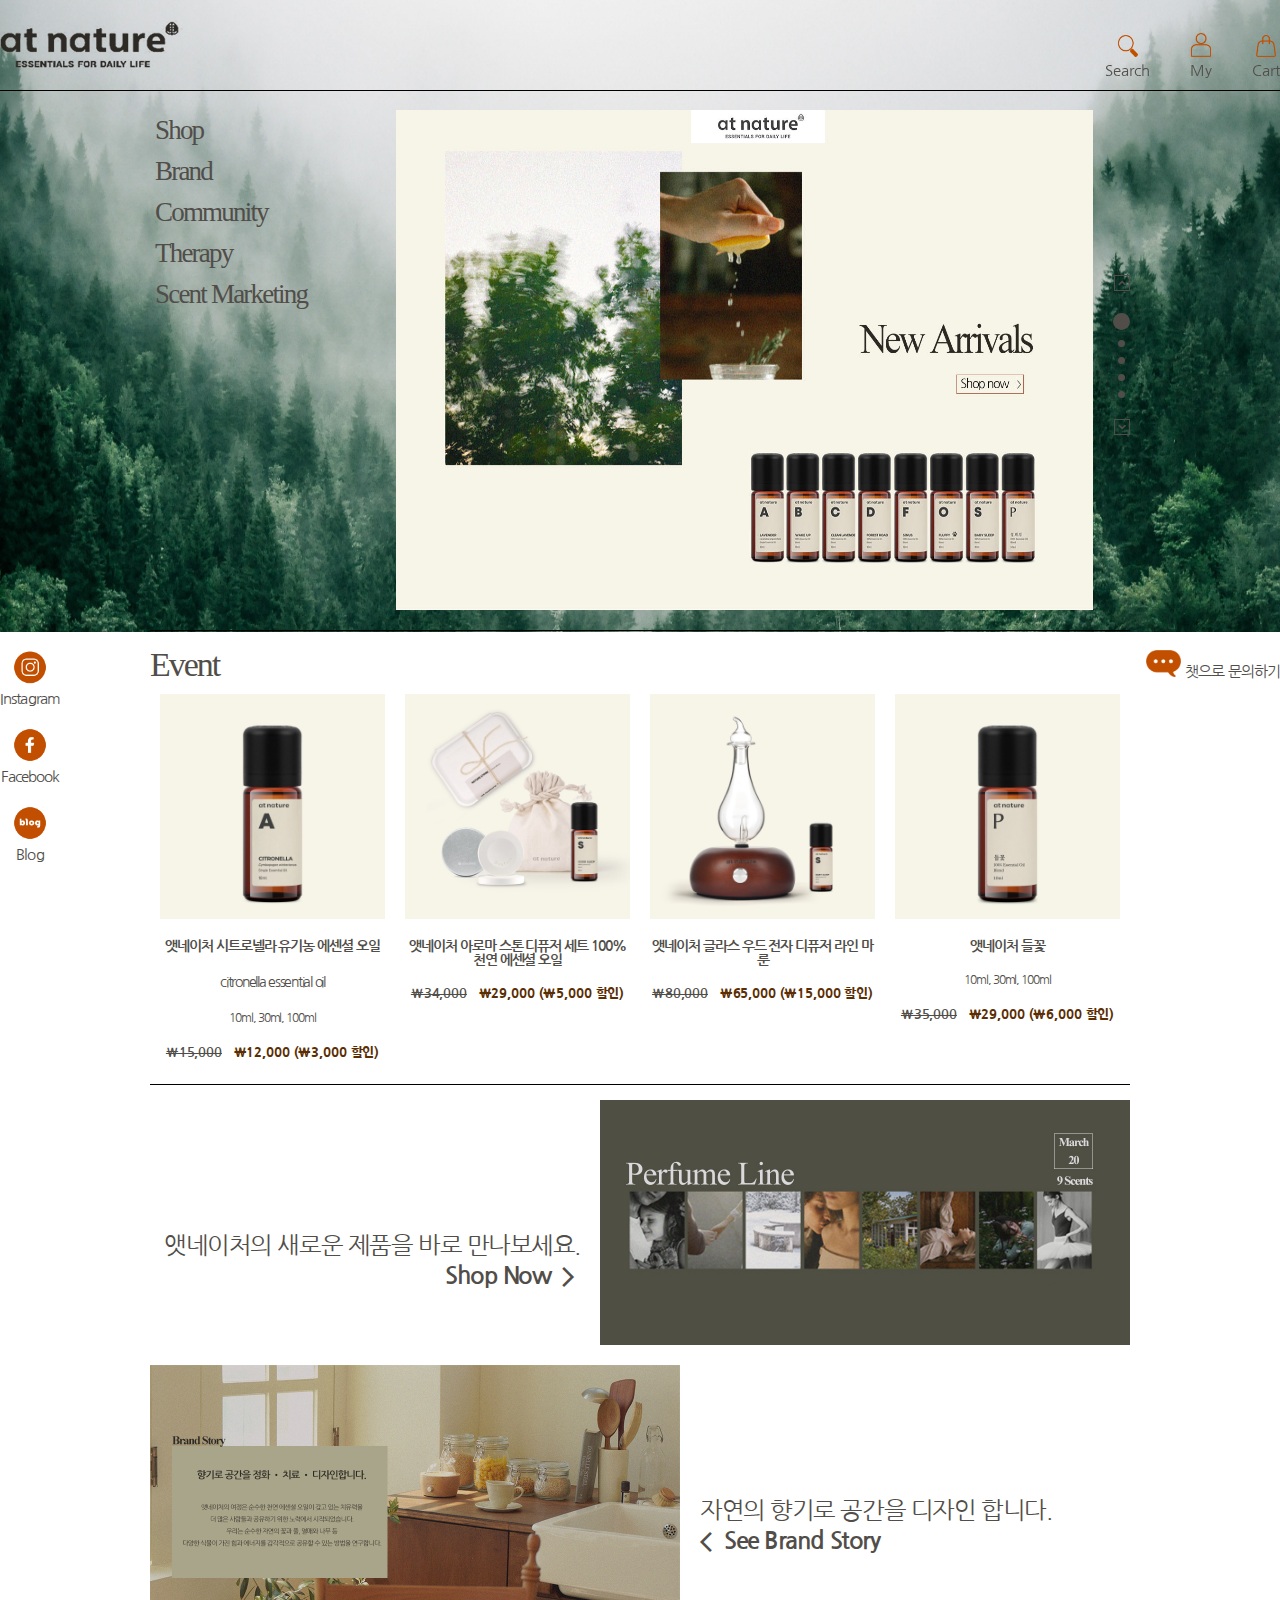
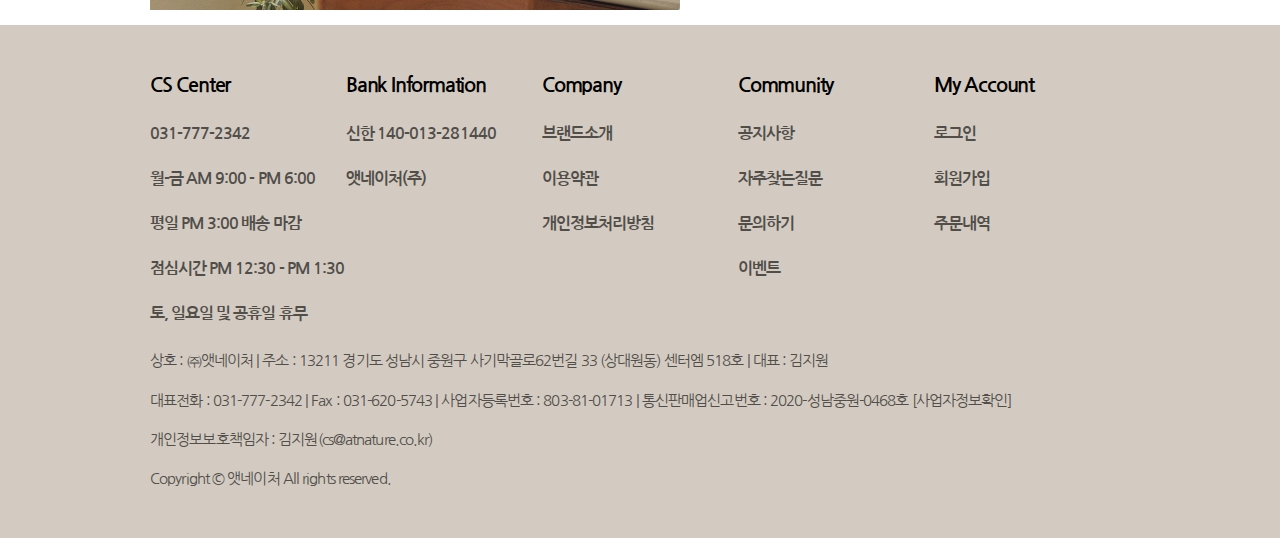
<file: index.html>
<!DOCTYPE html>
<html lang="ko">
<head>
  <meta charset="UTF-8">
  <meta name="viewport" content="width=device-width, initial-scale=1.0">
  <link rel="stylesheet" href="./css/style.css">
  <link href="https://fonts.googleapis.com/css2?family=Nanum+Gothic:wght@400;700&display=swap" rel="stylesheet">
  <link rel="stylesheet" href="https://fonts.googleapis.com/css2?family=Material+Symbols+Outlined:opsz,wght,FILL,GRAD@24,400,0,0">
  <script src="https://code.jquery.com/jquery-2.2.4.min.js" integrity="sha256-BbhdlvQf/xTY9gja0Dq3HiwQF8LaCRTXxZKRutelT44=" crossorigin="anonymous"></script>
  <script src="./js/main.js"></script>
  <title>앳네이처 at nature</title>
</head>
<body>
  <header>
    <div id="header">
      <h1><a href="./index.html"><img src="./images/logo.png" alt="앳네이처 로고"></a></h1>
      <ul id="info">
        <li>
          <a href="#"><img src="./images/icons/search.png" alt="상품검색"><p>Search</p></a>
        </li>
        <li>
          <a href="#"><img src="./images/icons/my.png" alt="마이페이지"><p>My</p></a>
        </li>
        <li>
          <a href="#"><img src="./images/icons/cart.png" alt="장바구니"><p>Cart</p></a>
        </li>
      </ul>
    </div>
  </header>

<div id="wrap">
    <section id="menuBanner" >
      <h2>메뉴배너섹션</h2>
      <div id="menu">
        <ul>
          <li id="menu_shop">
            <a href="./shop.html" class="mainMenu">Shop</a>
            <nav class="subMenu">
              <ul>
                <li>
                  <a href="#" class="category"><b>Essential Oil</b><br>에센셜오일</a>
                  <ul>
                    <li>
                      <a href="#" class="subcategory">싱글 오일</a>
                      <div>
                        <a href="#">유기농 오일</a>
                        <a href="#">내추럴 오일</a>
                        <a href="#">앱솔루트 오일</a>
                        <a href="#">세트 상품</a>
                      </div>
                    </li>
                    <li>
                      <a href="#" class="subcategory">블렌드 오일</a>
                      <div>
                          <a href="#">퍼퓸 오일</a>
                          <a href="#">블리스 오일</a>
                          <a href="#">숙면 오일</a>
                          <a href="#">도움 오일</a>
                          <a href="#">공기정화 오일</a>
                          <a href="#">Our 오일</a>
                      </div>
                    </li>
                    <li>
                      <a href="#" class="subcategory">캐리어 오일</a>
                      <div>
                        <a href="#">유기농 캐리어 오일</a>
                        <a href="#">내추럴 캐리어 오일</a>
                      </div>
                  </ul>
                </li>
                <li>
                  <a href="#" class="category"><b>Diffuser</b><br>디퓨저</a>
                  <ul>
                    <li>
                      <a href="#" class="subcategory">퍼스널 디퓨저</a>
                      <div>
                        <a href="#">아로마 휠</a>
                        <a href="#">아로마 스톤</a>
                        <a href="#">오일 버너</a>
                        <a href="#">양모 디퓨저</a>
                      </div>
                    </li>
                    <li>
                      <a href="#" class="subcategory">전자 디퓨저</a>
                      <div>
                          <a href="#">글라스 우드 디퓨저</a>
                          <a href="#">화이트에어 디퓨저</a>
                          <a href="#">실린더 스마트 디퓨저</a>
                          <a href="#">상업용 스마트 디퓨저</a>
                      </div>
                    </li>
                    <li>
                      <a href="#" class="subcategory">기타상품</a>
  
                  </ul>

                </li>
                <li>
                  <a href="#" class="category"><b>Sale</b><br>세일</a>
                </li>
              </ul>
            </nav>
          </li>
          <!-- li id="menu_shop" 끝 -->

          <li id="menu_brand">
            <a href="#" class="mainMenu">Brand</a>
            <nav class="subMenu">
              <ul>
                <li><a href="#" class="category"><b>Brand Story</b>  브랜드 소개</a></li>
                <li><a href="#" class="category"><b>Line-up</b> 앳네이처 라인업</a></li>
              </ul>
            </nav>
          </li>
          <!-- li id="menu_brand" 끝 -->

          <li id="menu_community">
            <a href="#" class="mainMenu">Community</a>
            <nav class="subMenu">
              <ul>
                <li><a href="#" class="category"><b>Q&A</b> 문의하기</a></li>
                <li><a href="#" class="category"><b>Reviews</b> 리뷰 게시판</a></li>
                <li><a href="#" class="category"><b>Events</b> 이벤트</a></li>
              </ul>
            </nav>
          </li>
          <!-- li id="menu_community" 끝 -->

          <li id="menu_therapy">
            <a href="#" class="mainMenu">Therapy</a>
            <nav class="subMenu">
              <ul>
                <li><a href="#" class="category"><b>About Aroma Therapy</b> 아로마 테라피란</a></li>
                <li><a href="#" class="category"><b>Therapy Recipes</b> 테라피 레시피</a></li>
              </ul>
            </nav>
          </li>
          <!-- li id="menu_therapy" 끝 -->

          <li id="scent_marketing">
            <a href="#" class="mainMenu">Scent Marketing</a>
            <nav class="subMenu">
              <ul>
                <li><a href="#" class="category"><b>About Scent Marketing</b> 향기 마케팅이란</a></li>
                <li><a href="#" class="category"><b>Q&A</b> 향기 마케팅 문의하기</a></li>
              </ul>
            </nav>
          </li>
          <!-- li id="scent marketing" 끝 -->

        </ul>
        
      </div>

      <div class="slideshow">
        <div class="slideshow_slides">
          <a href="#">
            <img src="./images/slide/slide1.jpg" alt="슬라이드 이미지1">
          </a>
         <a href="#">
           <img src="./images/slide/slide2.jpg" alt="슬라이드 이미지2">
         </a>
          <a href="#">
            <img src="./images/slide/slide3.jpg" alt="슬라이드 이미지3">
          </a>
          <a href="#">
            <img src="./images/slide/slide4.jpg" alt="슬라이드 이미지4">
          </a>
          <a href="#">
            <img src="./images/slide/slide5.jpg" alt="슬라이드 이미지5">
          </a>
        </div>
      </div> <!-- div class="slideshow" 끝 -->
      
      <div class="controls">
        <div class="slideshow_nav">
         <a href="" class="prev material-symbols-outlined">keyboard_arrow_up</a>
         <a href="" class="next material-symbols-outlined">keyboard_arrow_down</a>
        </div>
        <div class="indicator">
        </div>
    </div>  


  </section>
  <!-- section id="menuBanner"  끝 -->

  <section id="event">
    <h2>Event</h2>
    <ul id="eventList">
        <li>
          <a href="#"><img src="./images/event1.jpg" alt="앳네이처 시트로넬라 유기농 에센셜 오일"></a>
          <h3 class="name">앳네이처 시트로넬라 유기농 에센셜 오일</h3>
          <p class="engName">citronella essential oil</p>
          <p class="quantity">10ml, 30ml, 100ml</p>
          <p class="price">
            <del>&#8361;15,000</del>&#160;&#160;
            <b><span class="red">&#8361;12,000 (&#8361;3,000 할인)</span></b>
          </p>
        </li>
        <li>
          <a href="#"><img src="./images/event2.jpg" alt="앳네이처 아로마 스톤 디퓨저 세트 100% 천연 에센셜 오일"></a>
          <h3 class="name">앳네이처 아로마 스톤 디퓨저 세트 100% 천연 에센셜 오일</h3>
          <p class="price">
          <del>&#8361;34,000</del>&#160;&#160;
          <b><span class="red">&#8361;29,000 (&#8361;5,000 할인)</span></b>
          </p>
        </li>
        <li>
          <a href="#"><img src="./images/event3.jpg" alt="앳네이처 글라스 우드 전자 디퓨저 라인 마룬"></a>
            <h3 class="name">앳네이처 글라스 우드 전자 디퓨저 라인 마룬</h3>
            <p class="price">
              <del>&#8361;80,000</del>&#160;&#160;
              <b><span class="red">&#8361;65,000 (&#8361;15,000 할인)</span></b>
            </p>
        </li>
        <li>
          <a href="#"><img src="./images/event4.jpg" alt="앳네이처 들꽃"></a>
            <h3 class="name">앳네이처 들꽃</h3>
            <p class="quantity">10ml, 30ml, 100ml</p>
            <p class="price">
              <del>&#8361;35,000</del>&#160;&#160;
              <b><span class="red">&#8361;29,000 (&#8361;6,000 할인)</span></b>
            </p>
        </li>
    </ul>
  </section>
  <section id="notice">
    <h2>notice 영역</h2>
    <div id="notice1">
      <a href="#" class="noticeImg">
        <img src="./images/notice1.jpg" alt="앳네이처 향수 라인 배너">
      </a>
      <p>
        앳네이처의 새로운 제품을 바로 만나보세요.<br>
        <a href="#">Shop Now <span class="material-symbols-outlined">
          arrow_forward_ios</span></a>
      </p>
    </div>
    <div id="notice2">
      <a href="#" class="noticeImg"><img src="./images/notice2.jpg" alt="앳네이처 브랜드 소개 배너">
      </a>
      <p>
        자연의 향기로 공간을 디자인 합니다.<br>
        <a href="#"><span class="material-symbols-outlined">
          arrow_back_ios</span>See Brand Story</a>
      </p>
    </div>
  </section>
  
  <div id="quick_sns">
    <a href="https://www.instagram.com/atnature_official/" target="_blank"><img src="./images/icons/instargram.png" alt="앳네이처 인스타그램"><br>
    <span>Instagram</span>
    </a>
    <a href="https://www.facebook.com/atnature.co.kr/" target="_blank"><img src="./images/icons/facebook.png" alt="앳네이처 페이스북"><br>
    <span>Facebook</span></a>
    <a href="https://blog.naver.com/atnaturestore" target="_blank"><img src="./images/icons/blog.png" alt="앳네이처 블로그">
    <br><span>Blog</span></a>
  </div>

  <div id="quick_chat">
    <img src="./images/icons/chat.png" alt="챗으로 문의하기">
    <span>챗으로 문의하기</span>

  </div>

  <div id="popup_chat">
    <img src="./images/chat_popup.png" alt="챗 팝업">
  </div>
  
</div> 
<!-- div id="wrap" 끝 -->

<footer>

 <div id="footer">
   <div id="siteMap">
     <ul>
       <li>
         <span>CS Center</span>
         <ul>
           <li>031-777-2342</li>
           <li>월-금 AM 9:00 - PM 6:00</li>
           <li>평일 PM 3:00 배송 마감</li>
           <li>점심시간 PM 12:30 - PM 1:30</li>
           <li>토, 일요일 및 공휴일 휴무</li>
         </ul>
       </li>
       <li>
         <span>Bank Information</span>
         <ul>
           <li>신한 140-013-281440</li>
           <li>앳네이처(주)</li>
         </ul>
       </li>
       <li>
         <span>Company</span>
         <ul>
           <li><a href="#">브랜드소개</a></li>
           <li><a href="#">이용약관</a></li>
           <li><a href="#">개인정보처리방침</a></li>
         </ul>
       </li>
       <li>
         <span>Community</span>
         <ul>
           <li><a href="#">공지사항</a></li>
           <li><a href="#">자주찾는질문</a></li>
           <li><a href="#">문의하기</a></li>
           <li><a href="#">이벤트</a></li>
         </ul>
       </li>
       <li>
         <span>My Account</span>
         <ul>
           <li><a href="#">로그인</a></li>
           <li><a href="#">회원가입</a></li>
           <li><a href="#">주문내역</a></li>
         </ul>
       </li>
     </ul>
   </div>
  
   <div id="companyInfo">
     <p>상호 : ㈜앳네이처 | 주소 : 13211 경기도 성남시 중원구 사기막골로62번길 33 (상대원동) 센터엠 518호 | 대표 : 김지원</p>
     <p>대표전화 : 031-777-2342 | Fax : 031-620-5743 | 사업자등록번호 : 803-81-01713  |  통신판매업신고번호 : 2020-성남중원-0468호 <a href="#">[사업자정보확인]</a></p>
     <p>개인정보보호책임자 : 김지원(<a href="mailto:cs@atnature.co.kr">cs@atnature.co.kr</a>)</p>
     <p>Copyright © 앳네이처 All rights reserved.</p>
   </div>
 </div>

</footer>

</body>
</html>
</file>
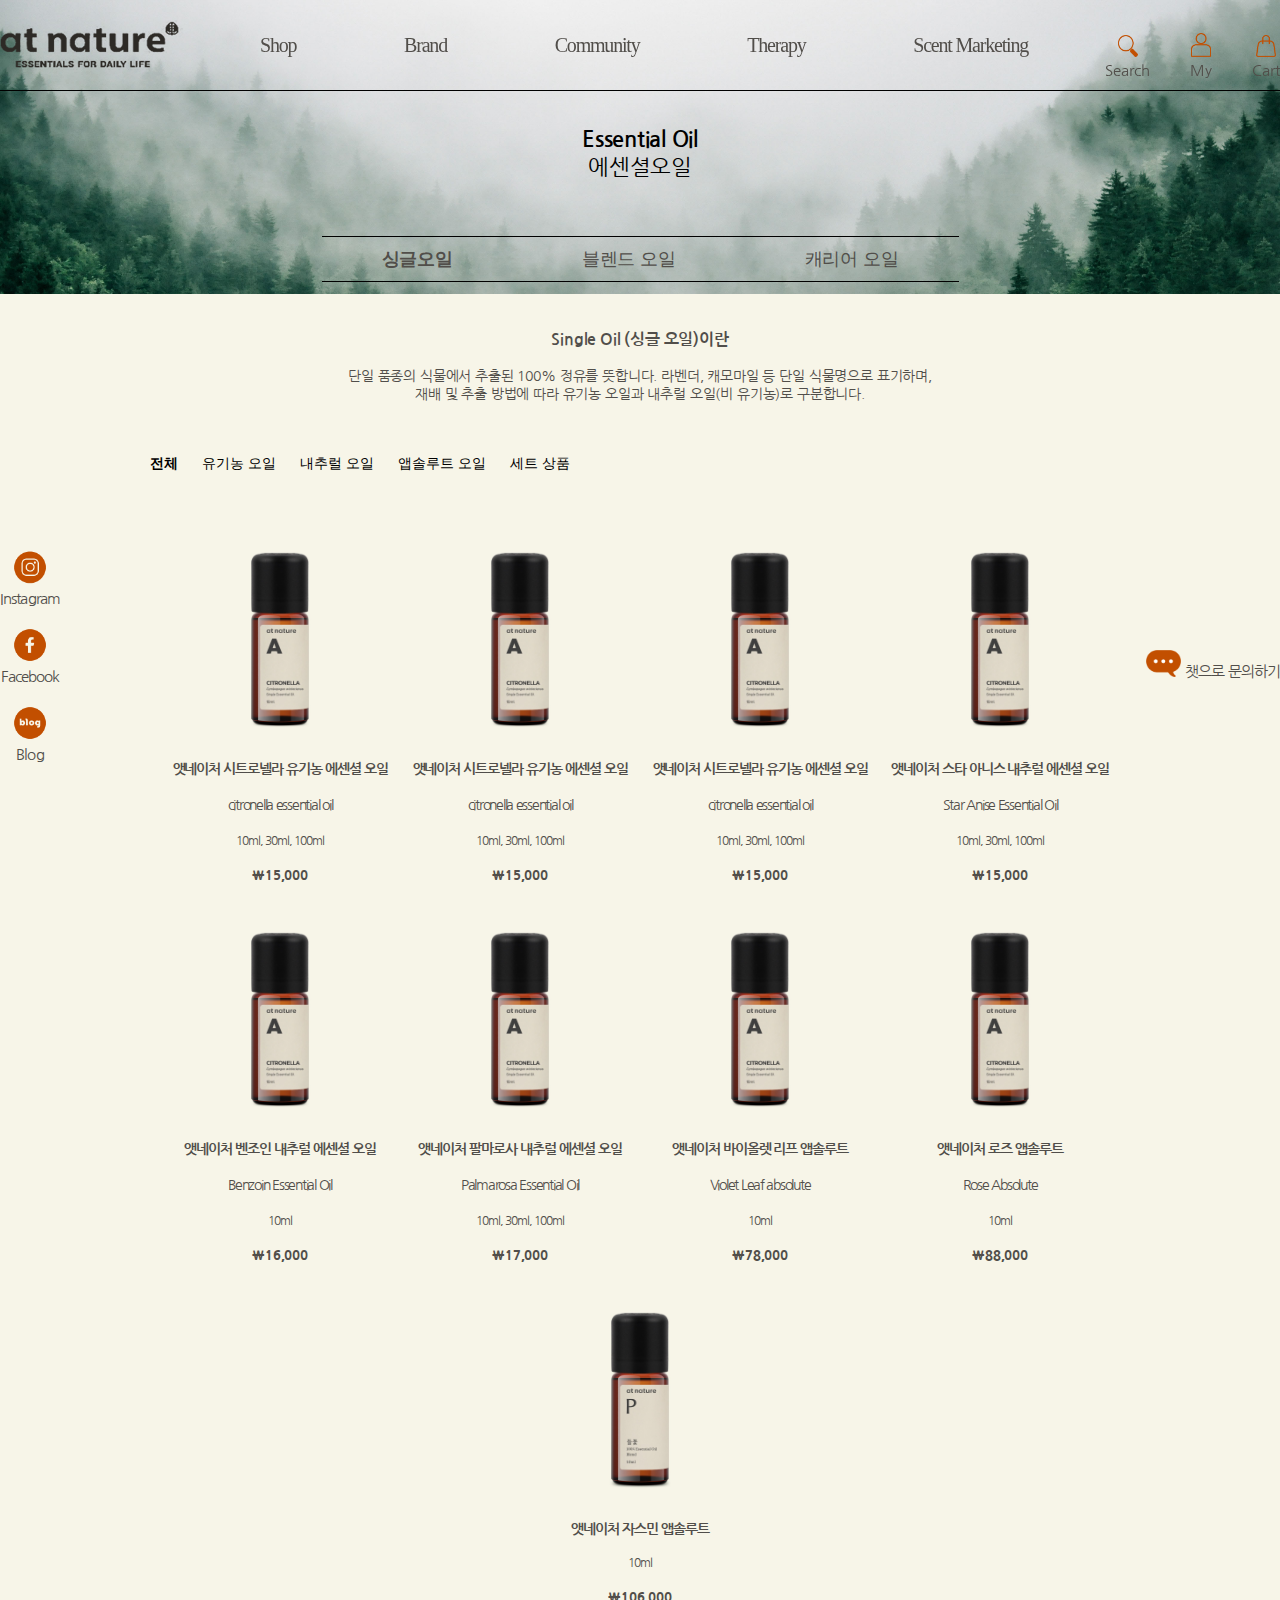
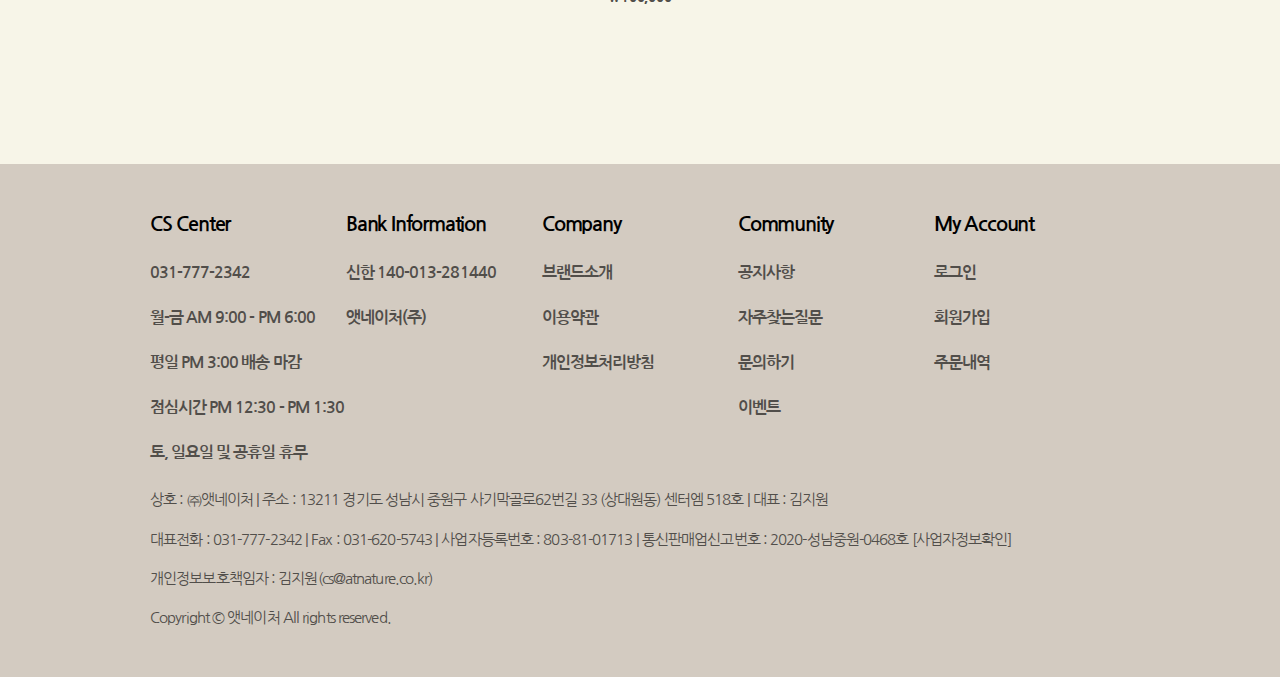
<file: shop.html>
<!DOCTYPE html>
<html lang="ko">
<head>
  <meta charset="UTF-8">
  <meta name="viewport" content="width=device-width, initial-scale=1.0">
  <link rel="stylesheet" href="./css/shop.css">
  <link href="https://fonts.googleapis.com/css2?family=Nanum+Gothic:wght@400;700&display=swap" rel="stylesheet">
  <link rel="stylesheet" href="https://fonts.googleapis.com/css2?family=Material+Symbols+Outlined:opsz,wght,FILL,GRAD@24,400,0,0" />
  <script src="https://code.jquery.com/jquery-3.7.1.min.js" integrity="sha256-/JqT3SQfawRcv/BIHPThkBvs0OEvtFFmqPF/lYI/Cxo=" crossorigin="anonymous"></script>
  <script src="./js/shop.js"></script>
  <title>shop</title>
</head>
<body>
  <header>
    <div id="header">
      <h1><a href="./index.html"><img src="./images/logo.png" alt="앳네이처 로고"></a></h1>

      <div id="mainMenu">
        <a href="#">Shop</a>
        <a href="#">Brand</a>
        <a href="#">Community</a>
        <a href="#">Therapy</a>
        <a href="#">Scent Marketing</a>
      </div>

      <ul id="sub">
          <li id="menu_shop">
            <!-- li가 밑에 또 있기 때문에 얘를 선택할 때는 ul의 바로 밑 li로 선택해야 할 듯 -->
            <nav class="subMenu">
            <ul>
              <li>
                <a href="#" class="category"><b>Essential Oil</b><br>에센셜오일</a>
                <ul>
                  <li>
                    <a href="#" class="subcategory">싱글 오일</a>
                    <div>
                      <a href="#">유기농 오일</a>
                      <a href="#">내추럴 오일</a>
                      <a href="#">앱솔루트 오일</a>
                      <a href="#">세트 상품</a>
                    </div>
                  </li>
                  <li>
                    <a href="#" class="subcategory">블렌드 오일</a>
                    <div>
                        <a href="#">퍼퓸 오일</a>
                        <a href="#">블리스 오일</a>
                        <a href="#">숙면 오일</a>
                        <a href="#">도움 오일</a>
                        <a href="#">공기정화 오일</a>
                        <a href="#">Our 오일</a>
                    </div>
                  </li>
                  <li>
                    <a href="#" class="subcategory">캐리어 오일</a>
                    <div>
                      <a href="#">유기농 캐리어 오일</a>
                      <a href="#">내추럴 캐리어 오일</a>
                    </div>
                </ul>
              </li>
              <li>
                <a href="#" class="category"><b>Diffuser</b><br>디퓨저</a>
                <ul>
                  <li>
                    <a href="#" class="subcategory">퍼스널 디퓨저</a>
                    <div>
                      <a href="#">아로마 휠</a>
                      <a href="#">아로마 스톤</a>
                      <a href="#">오일 버너</a>
                      <a href="#">양모 디퓨저</a>
                    </div>
                  </li>
                  <li>
                    <a href="#" class="subcategory">전자 디퓨저</a>
                    <div>
                        <a href="#">글라스 우드 디퓨저</a>
                        <a href="#">화이트에어 디퓨저</a>
                        <a href="#">실린더 스마트 디퓨저</a>
                        <a href="#">상업용 스마트 디퓨저</a>
                    </div>
                  </li>
                  <li>
                    <a href="#" class="subcategory">기타상품</a>
                </ul>
              </li>
              <li>
                <a href="#" class="category"><b>Sale</b><br>세일</a>
              </li>
            </ul>
          </nav>
          </li> 
          <!-- li id="menu_shop" 끝 -->
         
          <li id="menu_brand">
            <nav class="subMenu">
              <ul>
                <li><a href="#" class="category"><b>Brand Story</b> 브랜드 소개</a></li>
                <li><a href="#" class="category"><b>Line-up</b> 앳네이처 라인업</a></li>
              </ul>
            </nav>
          </li>
          <!-- li id="menu_brand" 끝 -->

          <li id="menu_community">
            <nav class="subMenu">
              <ul>
                <li><a href="#" class="category"><b>Q&A</b> 문의하기</a></li>
                <li><a href="#" class="category"><b>Reviews</b> 리뷰 게시판</a></li>
                <li><a href="#" class="category"><b>Events</b> 이벤트</a></li>
              </ul>
            </nav>
          </li>
          <!-- li id="menu_community" 끝 -->

          <li id="menu_therapy">
            <nav class="subMenu">
              <ul>
                <li><a href="#" class="category"><b>About Aroma Therapy</b> 아로마 테라피란</a></li>
                <li><a href="#" class="category"><b>Therapy Recipes</b> 테라피 레시피</a></li>
              </ul>
            </nav>
          </li>
          <!-- li id="menu_therapy" 끝 -->

          <li id="scent_marketing">
            <nav class="subMenu">
              <ul>
                <li><a href="#" class="category"><b>About Scent Marketing</b> 향기 마케팅이란</a></li>
                <li><a href="#" class="category"><b>Q&A</b> 향기 마케팅 문의하기</a></li>
              </ul>
            </nav>
          </li>
          <!-- li id="scent marketing" 끝 -->
          
        </ul><!-- ul id="submenu" 끝 -->

      <ul id="info">
        <li>
          <a href="#"><img src="./images/icons/search.png" alt="상품검색"><p>Search</p></a>
        </li>
        <li>
          <a href="#"><img src="./images/icons/my.png" alt="마이페이지"><p>My</p></a>
        </li>
        <li>
          <a href="#"><img src="./images/icons/cart.png" alt="장바구니"><p>Cart</p></a>
        </li>
      </ul>

    </div>
        <!-- div id="header" 끝 -->

  </header>

  <div id="wrap">


    <p class="title">
      <b>Essential Oil</b><br>에센셜오일
    </p>


    <div id="choice">
        <button type="button" class="active">싱글오일</button>
        <button type="button">블렌드 오일</button>
        <button type="button">캐리어 오일</button>
    </div>

    <div id="sectionwrap">

      <div id="description">
        <p>
          <b>Single Oil (싱글 오일)이란</b>
          단일 품종의 식물에서 추출된 100% 정유를 뜻합니다. 라벤더, 캐모마일 등 단일 식물명으로 표기하며,<br>재배 및 추출 방법에 따라 유기농 오일과 내추럴 오일(비 유기농)로 구분합니다.
        </p>
        <p>
         <b>Blend Oil (블렌드 오일)이란</b>
         각 식물이 가진 고유의 향기와 약용 성분의 특성에 기반하여 두가지 이상의 싱글오일이 <br>과학적이고 특별한 방법으로 혼합된 오일을 뜻합니다. 더 높은 치료적 시너지 효과를 제공할 수 있습니다.
        </p>
        <p>
         <b>Carrier Oil (캐리어 오일)이란</b>
         캐리어 오일은 에센셜 오일을 희석하는데 사용합니다. 에센셜 오일의 휘발 속도를 늦춰주고 피부 속으로 <br>효과적으로 흡수 되는 것을 도와주는 매개체 역할을 합니다.
        </p>
       </div>
       <!-- ul id="choice" 끝 -->
   
       <div id="subChoice">
        
        <div>
          <button type="button" class="all active">
            전체
          </button>
           <button type="button" class="organic">
             유기농 오일
           </button>
           <button type="button" class="natural">
             내추럴 오일
           </button>
           <button type="button" class="absolute">
             앱솔루트 오일
           </button>
           <button type="button" class="set">
            세트 상품
          </button>
        </div>

        <div>
          <button type="button" class="all active">
            전체
          </button>
           <button type="button" class="perfume">
             퍼퓸 오일
           </button>
           <button type="button" class="blis">
             블리스 오일
           </button>
           <button type="button" class="sleep">
             숙면 오일
           </button>
           <button type="button" class="help">
            도움 오일
          </button>
          <button type="button" class="air">
            공기정화 오일
          </button>
          <button type="button" class="our">
            Our 오일
          </button>
        </div>

        <div>
          <button type="button" class="all active">
            전체
          </button>
           <button type="button" class="organicCarrier">
            유기농 캐리어 오일
           </button>
           <button type="button" class="naturalCarrier">
            내추럴 캐리어 오일
          </button>
        </div>
       </div>

      <section id="Single" class="list">
        <h2>싱글 오일 리스트</h2>
        <ul>

          <li class="organic">
            <a href="#"><img src="./images/event1.jpg" alt="앳네이처 시트로넬라 유기농 에센셜 오일"></a>
            <h3 class="name">앳네이처 시트로넬라 유기농 에센셜 오일</h3>
            <p class="engName">citronella essential oil</p>
            <p class="quantity">10ml, 30ml, 100ml</p>
            <p class="price">
              <b>&#8361;15,000</b>
            </p>
          </li>
          <li class="organic">
            <a href="#"><img src="./images/event1.jpg" alt="앳네이처 시트로넬라 유기농 에센셜 오일"></a>
            <h3 class="name">앳네이처 시트로넬라 유기농 에센셜 오일</h3>
            <p class="engName">citronella essential oil</p>
            <p class="quantity">10ml, 30ml, 100ml</p>
            <p class="price">
              <b>&#8361;15,000</b>
            </p>
          </li>
          <li class="organic">
            <a href="#"><img src="./images/event1.jpg" alt="앳네이처 시트로넬라 유기농 에센셜 오일"></a>
            <h3 class="name">앳네이처 시트로넬라 유기농 에센셜 오일</h3>
            <p class="engName">citronella essential oil</p>
            <p class="quantity">10ml, 30ml, 100ml</p>
            <p class="price">
              <b>&#8361;15,000</b>
            </p>
          </li>

          <li class="natural">
            <a href="#"><img src="./images/event1.jpg" alt="
              앳네이처 스타 아니스 내추럴 에센셜 오일"></a>
            <h3 class="name">
              앳네이처 스타 아니스 내추럴 에센셜 오일</h3>
            <p class="engName">Star Anise Essential Oil</p>
            <p class="quantity">10ml, 30ml, 100ml</p>
            <p class="price">
              <b>&#8361;15,000</b>
            </p>
          </li>
          <li class="natural">
            <a href="#"><img src="./images/event1.jpg" alt="앳네이처 벤조인 내추럴 에센셜 오일"></a>
            <h3 class="name">앳네이처 벤조인 내추럴 에센셜 오일</h3>
            <p class="engName">Benzoin Essential Oil</p>
            <p class="quantity">10ml</p>
            <p class="price">
              <b>&#8361;16,000</b>
            </p>
          </li>
          <li class="natural">
            <a href="#"><img src="./images/event1.jpg" alt="
              앳네이처 팔마로사 내추럴 에센셜 오일"></a>
            <h3 class="name">
              앳네이처 팔마로사 내추럴 에센셜 오일</h3>
            <p class="engName">Palmarosa Essential Oil</p>
            <p class="quantity">10ml, 30ml, 100ml</p>
            <p class="price">
              <b>&#8361;17,000</b>
            </p>
          </li>

          <li class="absolute">
            <a href="#"><img src="./images/event1.jpg" alt="앳네이처 바이올렛 리프 앱솔루트"></a>
            <h3 class="name">앳네이처 바이올렛 리프 앱솔루트</h3>
            <p class="engName">Violet Leaf absolute</p>
            <p class="quantity">10ml</p>
            <p class="price">
              <b>&#8361;78,000</b>
            </p>
          </li>

          <li class="absolute">
            <a href="#"><img src="./images/event1.jpg" alt="
              Violet Leaf absolute"></a>
            <h3 class="name">
              앳네이처 로즈 앱솔루트 </h3>
            <p class="engName">Rose Absolute</p>
            <p class="quantity">10ml</p>
            <p class="price">
              <b>&#8361;88,000</b>
            </p>
          </li>

          <li class="absolute">
            <a href="#"><img src="./images/event4.jpg" alt="앳네이처 자스민 앱솔루트"></a>
              <h3 class="name">앳네이처 자스민 앱솔루트</h3>
              <p class="quantity">10ml</p>
              <p class="price">
                <b>&#8361;106,000</b>
              </p>
          </li>
  
        </ul>
      </section>
  
      <section id="Blend" class="list">
        <h2>블렌드 오일 리스트</h2>
        <ul>
          <li class="perfume">
            <a href="#"><img src="./images/event4.jpg" alt="앳네이처 봄 레 미모사"></a>
              <h3 class="name">앳네이처 봄 레 미모사</h3>
              <p class="quantity">10ml, 30ml, 100ml</p>
              <p class="price">
                <b>&#8361;35,000</b>
              </p>
          </li>
          <li class="perfume">
            <a href="#"><img src="./images/event4.jpg" alt="앳네이처 튀튀"></a>
              <h3 class="name">앳네이처 튀튀</h3>
              <p class="quantity">10ml, 30ml, 100ml</p>
              <p class="price">
                <b>&#8361;35,000</b>
              </p>
          </li>
          <li class="perfume">
            <a href="#"><img src="./images/event4.jpg" alt="앳네이처 들꽃"></a>
              <h3 class="name">앳네이처 들꽃</h3>
              <p class="quantity">10ml, 30ml, 100ml</p>
              <p class="price">
                <del>&#8361;35,000</del>&#160;&#160;
                <b><span class="red">&#8361;29,000 (&#8361;6,000 할인)</span></b>
              </p>
          </li>

          <li class="blis">
            <a href="#"><img src="./images/event4.jpg" alt="앳네이처 우먼센스 에센셜 오일"></a>
              <h3 class="name">앳네이처 우먼센스 에센셜 오일</h3>
              <p class="quantity">10ml, 30ml, 100ml</p>
              <p class="price">
                <b>&#8361;19,000</b>
              </p>
          </li>

          <li class="blis">
            <a href="#"><img src="./images/event4.jpg" alt="앳네이처 굿 슬립 에센셜 오일"></a>
              <h3 class="name">앳네이처 굿 슬립 에센셜 오일</h3>
              <p class="quantity">10ml, 30ml, 100ml</p>
              <p class="price">
                <b>&#8361;20,000</b>
              </p>
          </li>

          <li class="sleep">
            <a href="#"><img src="./images/event4.jpg" alt="앳네이처 키즈 슬립 에센셜 오일"></a>
              <h3 class="name">앳네이처 키즈 슬립 에센셜 오일</h3>
              <p class="quantity">10ml, 30ml, 100ml</p>
              <p class="price">
                <b>&#8361;20,000</b>
              </p>
          </li>

          <li class="sleep">
            <a href="#"><img src="./images/event4.jpg" alt="앳네이처 키즈 슬립 에센셜 오일"></a>
              <h3 class="name">앳네이처 키즈 슬립 에센셜 오일</h3>
              <p class="quantity">10ml, 30ml, 100ml</p>
              <p class="price">
                <b>&#8361;20,000</b>
              </p>
          </li>

          <li class="help">
            <a href="#"><img src="./images/event4.jpg" alt="앳네이처 케이프 에센셜 오일"></a>
            <h3 class="name">앳네이처 케이프 에센셜 오일</h3>
            <p class="quantity">10ml, 30ml, 100ml</p>
            <p class="price">
              <b>&#8361;20,000</b>
            </p>
          </li>

          <li class="help">
            <a href="#"><img src="./images/event4.jpg" alt="앳네이처 쉴드 에센셜 오일"></a>
            <h3 class="name">앳네이처 쉴드 에센셜 오일</h3>
            <p class="quantity">10ml, 30ml, 100ml</p>
            <p class="price">
              <b>&#8361;20,000</b>
            </p>
          </li>

          <li class="air">
            <a href="#"><img src="./images/event4.jpg" alt="앳네이처 클린 리빙 에센셜 오일"></a>
            <h3 class="name">앳네이처 클린 리빙 에센셜 오일</h3>
            <p class="quantity">10ml, 30ml, 100ml</p>
            <p class="price">
              <b>&#8361;19,000</b>
            </p>
          </li>

          <li class="air">
            <a href="#"><img src="./images/event4.jpg" alt="앳네이처 클린 에어 에센셜 오일"></a>
            <h3 class="name">앳네이처 클린 에어 에센셜 오일</h3>
            <p class="quantity">10ml, 30ml, 100ml</p>
            <p class="price">
              <b>&#8361;19,000</b>
            </p>
          </li>

          <li class="our">
            <a href="#"><img src="./images/event4.jpg" alt="앳네이처 플러피 에센셜 오일"></a>
            <h3 class="name">앳네이처 플러피 에센셜 오일</h3>
            <p class="quantity">10ml, 30ml, 100ml</p>
            <p class="price">
              <b>&#8361;27,000</b>
            </p>
          </li>

          <li class="our">
            <a href="#"><img src="./images/event4.jpg" alt="앳네이처 미뇽 에센셜 오일"></a>
            <h3 class="name">앳네이처 미뇽 에센셜 오일</h3>
            <p class="quantity">10ml, 30ml, 100ml</p>
            <p class="price">
              <b>&#8361;27,000</b>
            </p>
          </li>
        </ul>
  
  
      </section>
      
      <section id="Carrier" class="list">
        <h2>캐리어 오일 리스트</h2>
        <ul>
          <li class="organicCarrier">
            <a href="#"><img src="./images/event4.jpg" alt="앳네이처 유기농 프렉셔네이티드 코코넛 캐리어 오일"></a>
              <h3 class="name">앳네이처 유기농 프렉셔네이티드 코코넛 캐리어 오일</h3>
              <p class="engName">Organic Fractionated Coconut Oil</p>
              <p class="quantity">100ml</p>
              <p class="price">
                <b>&#8361;18,000</b>
              </p>
          </li>

          <li class="organicCarrier">
            <a href="#"><img src="./images/event4.jpg" alt="앳네이처 유기농 골든 호호바 캐리어 오일"></a>
              <h3 class="name">앳네이처 유기농 골든 호호바 캐리어 오일</h3>
              <p class="engName">Organic Golden Jojoba oil</p>
              <p class="quantity">100ml</p>
              <p class="price">
                <b>&#8361;28,000</b>
              </p>
          </li>

          <li class="naturalCarrier">
            <a href="#"><img src="./images/event4.jpg" alt="앳네이처 스위트 아몬드 캐리어 오일"></a>
              <h3 class="name">앳네이처 스위트 아몬드 캐리어 오일</h3>
              <p class="engName">Sweet Almond Oil</p>
              <p class="quantity">100ml</p>
              <p class="price">
                <b>&#8361;13,000</b>
              </p>
          </li>

          <li class="naturalCarrier">
            <a href="#"><img src="./images/event4.jpg" alt="앳네이처 살구씨 캐리어 오일"></a>
              <h3 class="name">앳네이처 살구씨 캐리어 오일</h3>
              <p class="engName">Apricot Kernel Oil</p>
              <p class="quantity">100ml</p>
              <p class="price">
                <b>&#8361;16,000</b>
              </p>
          </li>


        </ul>
      </section> 
    </div>

    <div id="quick_sns">
      <a href="https://www.instagram.com/atnature_official/" target="_blank"><img src="./images/icons/instargram.png" alt="앳네이처 인스타그램"><br>
      <span>Instagram</span>
      </a>
      <a href="https://www.facebook.com/atnature.co.kr/" target="_blank"><img src="./images/icons/facebook.png" alt="앳네이처 페이스북"><br>
      <span>Facebook</span></a>
      <a href="https://blog.naver.com/atnaturestore" target="_blank"><img src="./images/icons/blog.png" alt="앳네이처 블로그">
      <br><span>Blog</span></a>
    </div>
  
    <div id="quick_chat">
      <img src="./images/icons/chat.png" alt="챗으로 문의하기">
      <span>챗으로 문의하기</span>
  
    </div>
  
    <div id="popup_chat">
      <img src="./images/chat_popup.png" alt="챗 팝업">
    </div>


  </div>
  <!--div id="#wrap" 끝 -->

  <footer>

    <div id="footer">
      <div id="siteMap">
        <ul>
          <li>
            <span>CS Center</span>
            <ul>
              <li>031-777-2342</li>
              <li>월-금 AM 9:00 - PM 6:00</li>
              <li>평일 PM 3:00 배송 마감</li>
              <li>점심시간 PM 12:30 - PM 1:30</li>
              <li>토, 일요일 및 공휴일 휴무</li>
            </ul>
          </li>
          <li>
            <span>Bank Information</span>
            <ul>
              <li>신한 140-013-281440</li>
              <li>앳네이처(주)</li>
            </ul>
          </li>
          <li>
            <span>Company</span>
            <ul>
              <li><a href="#">브랜드소개</a></li>
              <li><a href="#">이용약관</a></li>
              <li><a href="#">개인정보처리방침</a></li>
            </ul>
          </li>
          <li>
            <span>Community</span>
            <ul>
              <li><a href="#">공지사항</a></li>
              <li><a href="#">자주찾는질문</a></li>
              <li><a href="#">문의하기</a></li>
              <li><a href="#">이벤트</a></li>
            </ul>
          </li>
          <li>
            <span>My Account</span>
            <ul>
              <li><a href="#">로그인</a></li>
              <li><a href="#">회원가입</a></li>
              <li><a href="#">주문내역</a></li>
            </ul>
          </li>
        </ul>
      </div>
     
      <div id="companyInfo">
        <p>상호 : ㈜앳네이처 | 주소 : 13211 경기도 성남시 중원구 사기막골로62번길 33 (상대원동) 센터엠 518호 | 대표 : 김지원</p>
        <p>대표전화 : 031-777-2342 | Fax : 031-620-5743 | 사업자등록번호 : 803-81-01713  |  통신판매업신고번호 : 2020-성남중원-0468호 <a href="#">[사업자정보확인]</a></p>
        <p>개인정보보호책임자 : 김지원(<a href="mailto:cs@atnature.co.kr">cs@atnature.co.kr</a>)</p>
        <p>Copyright © 앳네이처 All rights reserved.</p>
      </div>
    </div>
   
   </footer>





</body>
</html>
</file>
<file: css/style.css>
@charset "UTF-8";

* {
  margin:0;
  padding:0;
  box-sizing:border-box;
}

html,body {
  font-family:'Nanum Gothic', sans-serif;
  background:url(../images/bg.jpg) no-repeat center top/100% 632px;
  color:#514e4a;
}

a {
  text-decoration: none;
  color:#514e4a;
}

img {
  display:block;
  max-width:100%;
}

#wrap {
  margin:0 auto;
  max-width:1440px;
  position:relative;
  padding-left:150px;
  padding-right:150px;
  padding-top:90px;
}

header {
  border-bottom:1px solid black;
  position:fixed;
  width:100%;
  z-index:2;
  transition:1s;
}

header.act {
  background:rgba(255,255,255,0.9);
}

header #header {
  max-width:1440px;
  margin:0 auto;
  height:90px;
  display:flex;
  justify-content:space-between;
  align-items:center;
}

header #header h1 {
  /* border:1px solid red; */
  height:50px;
  width:183px;
}

header #info {
  display:flex;
  list-style:none;
  /* border:1px solid red; */
  align-self:self-end;
  margin-bottom:10px;
  align-items: baseline;
}

header #info li {
  /* border:1px solid blue; */
  margin-left:40px;
  text-align:center;
}

header #info li:first-child {
  margin-left:0;
}

header #info li p {
  font-size: 15px;
}

header #info img[alt="상품검색"] {
  height:22px;
  width:20px;
  display: inline-block;
}

header #info img[alt="마이페이지"] {
  height:24px;
  width:20px;
  display: inline-block;
}

header #info img[alt="장바구니"] {
  height:22px;
  width:20px;
  display: inline-block;
}

#menuBanner {
  height:540px;
  display:flex;
}

#menuBanner h2 {
  display:none;
}

#menuBanner #menu {
  /* border:1px solid red;  */
  margin-top:20px;
  width:260px;
}

#menuBanner #menu .mainMenu {
  display:block;
  font-family:Cambria, Cochin, Georgia, Times, 'Times New Roman', serif;
  font-size:27px;
  letter-spacing:-1.8px;
  padding:5px;
  transition:0.7s;
  /* border:1px solid red; */
}

/* 슬라이드 영역 */

.slideshow {
/* border:1px solid #fff; */
width:735px;
height:500px;
position:relative;
overflow:hidden;
margin-top:20px;
}

.slideshow .slideshow_slides {
  position:absolute;
  height:100%;
  width:100%;
}

.slideshow .slideshow_slides a {
  position:absolute;
  left:0;
  top:0;
  height:100%;
  width:100%;
}

.slideshow .slideshow_slides a img {
  width:735px;
  height:500px;
}

.controls {
  position:relative;
  display:flex;
  height:100%;
  flex-direction:column;
  align-items:center;
  justify-content:center;
  margin-left:20px;
}

.slideshow_nav {
  display:flex;
  flex-direction:column;
  justify-content:space-between;
  /* border:1px solid #000; */
  position:absolute;
  height:150px;
}

.slideshow_nav a {
  /* border:1px solid red; */
  /* font-size:1.5rem; */
  border:1px solid #514e4a;
  font-size:14px;
  font-weight: bold;
}

.slideshow_nav a:nth-of-type(1) {
  transform: translateY(-10px);
}

.indicator {
  display:flex;
  flex-direction:column;
  align-items:center;
}

.indicator a {
  width:7px;
  height:7px;
  border-radius:50%;
  background:#514e4a;
  margin-bottom:10px;
  z-index: 1;
  text-indent:-9999px;
}

.indicator a.active {
  background:#514e4a;
  width:17px;
  height:17px;
}

/* 메뉴 영역 */

#menu ul {
  list-style:none;
}

#menu ul a.mainMenu.act {
  background:#c24f00;
  color:#fff;
}

#menu>ul>li {
  position:relative;
  /* display:flex; */
}

#menu nav {
  position:absolute;
  /* #menu>ul>li이 기준 */
  /* border:1px solid #c24f00; */
  z-index:2;
  background:rgba(255,255,255,0.9);
  left:100%;
  top:0%;
  display:none;
  width:300%;
}

#menu nav>ul {
  display:flex;
  flex-direction:column;
  width:100%;
}

#menu nav>ul>li {
  display:flex;
  padding:7px 15px;
}

#menu nav>ul>li a.category {
  font-size:18px;
  letter-spacing: -0.18px;
  margin-top:10px;
  flex:1;
}

#menu nav>ul>li a.category:hover,#menu nav>ul>li a.category.act {
  color:#c24f00;
}

#menu nav>ul>li ul {
  /* margin-left:10px; */
  display:flex;
  flex-direction:column;
  position:relative;
  padding-left:10px;
  flex:3;
  /* width:500px; */
  /* border:1px solid violet; */
}

#menu nav>ul>li ul:before {
  content:"";
  position:absolute;
  left:0;
  width:1px;
  height:0;
  background-color: black; 
  transition:all 1s;
}

#menu nav>ul>li ul:after {
  content:"";
  position:absolute;
  width:1px;
  left:0;
  height:0;
  background-color: black; 
  transition:all 1s;
}

#menu nav>ul>li ul:hover:after {
  height:100%;
}

#menu nav>ul>li ul:hover:before {
  height:100%;
}

#menu nav>ul>li ul li a.subcategory {
  font-size:15px;
  font-weight:bold;
  padding:10px;
  display:inline-block;
  /* border:1px solid red; */
}

#menu nav>ul>li ul li a.subcategory:hover, #menu nav>ul>li ul li a.subcategory.act {
  color:#fff;
  background:#c24f00;
}

#menu nav>ul>li>ul li div {
  /* border:1px solid red; */
  display:flex;
  flex-wrap:wrap;
  width:100%;
}

#menu nav>ul>li>ul li div a {
  font-size:15px;
  padding:10px;
  /* border:1px solid red; */
  margin-right:10px;
}

#menu nav>ul>li>ul li div a:hover, #menu nav>ul>li>ul li div a.act{
  font-weight: bold;
  color:#c24f00;
}

/* 이벤트 섹션 */

#event {
  border-top:1px solid #000;
  padding-top:15px;
  padding-bottom:15px;
}

#event h2 {
  font-family: Cambria, Cochin, Georgia, Times, 'Times New Roman', serif;
  font-size:34px;
  font-weight:normal;
  letter-spacing:-2.04px;
}

#event #eventList {
  display:flex;
  list-style:none;
  flex-wrap: wrap;
}

#event #eventList li {
  display:flex;
  flex-direction:column;
  align-items:center;
  flex:1;
  padding:10px;
  transition:0.5s;
}

#event #eventList li:hover {
  background:#e9e7e1;
}

#event #eventList img {
  max-width:100%;
  display:block;
}

#event #eventList p {
  margin-top:20px;
}

#event #eventList .name {
  font-size:14px;
  font-weight: bold;
  letter-spacing:-1.05px;
  margin-top:20px;
  text-align: center;
  position:relative;
  z-index: 0;
}

#event #eventList .name:before {
  content:"";
  position:absolute;
  background-color:rgba(255,255,255,0.7);
  width:0;
  bottom:0;
  height:70%;
  transition:all 1s;
  z-index: -1;
}

#event #eventList li:hover .name:before {
  width:100%;
}

#event #eventList .engName {
  font-size:14px;
  font-weight: normal;
  letter-spacing:-1.26px;
}

#event #eventList .quantity {
  font-size:12px;
  font-weight: normal;
  letter-spacing:-1.05px;
}

#event #eventList .price {
  font-size:13px;
  font-weight: bolder;
  letter-spacing:-0.13px;
}

#event #eventList span.red {
  color:#5a2e02;
}

/* notice 영역 */

#notice {
  border-top:1px solid #000;
  padding-top:15px;
  padding-bottom: 15px;
}

#notice h2 {
  display:none;
}

#notice div {
  display:flex;
}

#notice div img {
  width:530px;
  height:245px;
}

#notice div p a {
  font-weight:bold;
  position:relative;
  z-index:0;
}

#notice1 p a:before {
  content:"";
  position:absolute;
  background-color:#d3cbc1;
  width:0;
  bottom:0;
  height:10px;
  z-index:-1;
  transition:all 1s;
}

#notice1:hover a:before {
  width:100%;
}

#notice div p {
  font-size:24px;
  letter-spacing:-1.44px;
}

#notice div p span {
  transform:translateY(5px);
}

#notice1 {
  justify-content:flex-end;
  align-items:end;
}

#notice1 p {
  order:1;
  text-align: right;
  margin-right:20px;
  margin-bottom:55px;
}

#notice1 a.noticeImg {
  order:2;
  position:relative;
}

#notice1 div.up:not(div.up p) {
  /* border:1px solid red; */
  position:absolute;
  left:0;
  bottom:0;
  width:50%;
  height:20%;
  opacity:0;
  background-color: rgba(255,255,255,0.7);
  transition:all 1s;
}

#notice1 div.up p {
  text-align:left;
  opacity:0;
  transition:0.5s;
  height:100%;
  width:100%;
  font-size:16px;
}

#notice1:hover div.up:not(div.up p) {
  width:100%;
  opacity:1;
}

#notice1:hover div.up p {
  opacity:1;
}

#notice2 {
  justify-content:flex-start;
  align-items:end;
  margin-top:20px;
}

#notice2 a.noticeImg {
  position: relative;
}

#notice2 div.up:not(div.up p) {
  /* border:1px solid red; */
  position:absolute;
  right:0;
  bottom:0;
  width:50%;
  height:20%;
  opacity:0;
  background-color: rgba(255,255,255,0.7);
  transition:all 1s;
}

#notice2 div.up p {
  opacity:0;
  transition:0.5s;
  /* border:1px solid red; */
  height:100%;
  width:100%;
  text-align:right;
}

#notice2:hover div.up:not(div.up p) {
  width:100%;
  opacity:1;
}

#notice2:hover div.up p {
  opacity:1;
}

#notice2 p {
  margin-left:20px;
  margin-bottom:55px;
}

#notice2 p a:before:not(p) {
  content:"";
  position:absolute;
  background-color:#d3cbc1;
  width:0;
  right:0;
  bottom:0;
  height:10px;
  z-index:-1;
  transition:all 1s;
}

#notice2:hover a:before {
  width:100%;
}

/* 푸터 영역 */

footer {
  background:#d3cbc1;
}

#footer {
  padding:50px 150px;
  max-width:1440px;
  margin:auto;
}

#siteMap ul {
  list-style: none;
}

#siteMap ul span {
  color:#000;
  font-size:20px;
  font-weight:bold;
  letter-spacing: -1.2px;
}

#siteMap>ul {
  display:flex;
  flex-wrap: wrap;
}

#siteMap>ul li {
  flex:1;
}

#siteMap>ul span {
  font-weight: bold;
}

#siteMap>ul ul li {
  margin-top:30px;
  font-size:16px;
  font-weight: bold;
  letter-spacing:-0.96px;
}

#companyInfo {
  margin-top:30px;
}

#companyInfo p {
  font-size:15px;
  margin-top:20px;
  letter-spacing:-0.9px;
} 

#companyInfo p:first-child {
  margin-top:0;
}

#companyInfo a:hover {
  text-decoration: underline;
}

/* 퀵배너 SNS */

#quick_sns {
  position:absolute;
  top:650px;
  display:flex;
  flex-direction:column;
  text-align:center;
  left:0;
}

#quick_sns img {
  width:34px;
  height:34px;
  display:inline-block;
}

#quick_sns a {
  margin-top:20px;
}

#quick_sns a:first-of-type {
  margin-top:0;
}

#quick_sns span {
  font-size:15px;
  letter-spacing: -0.9px;
}

/* 퀵배너 챗으로 문의하기 */
#quick_chat {
  position:absolute;
  top:650px;
  right:0;
}

#quick_chat img {
  width:35px;
  height:27px;
  cursor:pointer;
  display:inline-block;
}

#quick_chat span {
  font-size:15px;
  letter-spacing:-0.9px;
  cursor: pointer;
}

/* 팝업 */
#popup_chat {
  position:absolute;
  right:150px;
  top:0px;
  z-index:2;
  display:none;
}

#popup_chat img {
  height:700px;
}


/*****
@media (max-width:800px) {
  
  html,body {
    background:none;
  }
  
  #wrap {
    height:100vh;
    margin:0 auto;
    width:100%;
    padding:0;
    padding-top:0px;
    position:relative;
  }

  #menuBanner {
    position:relative;
    display:initial;
  }

  #menu {
    position:absolute;
    top:0;
    left:0;
    display:none;
  }

  .slideshow {
    width:100%;
    top:0;
    left:0;
    height:100vh;
    border:2px solid blue;
    margin:0;
    }

  .slideshow .slideshow_slides a img {
    height:100vh;
    width:100%;
  }

  .controls {
      position:absolute;
      left:0;
      bottom:0;
      display:initial;
      height:0;
      margin:0;
    }

    .slideshow_nav {
      display: initial;
    }

  #quick_sns, #quick_chat {
    display:none;
  }

  #event {
    border:2px solid green;
    height:100vh;
  }

  #notice {
    display:none;
  }

}

*****/





/* 웹폰트 CSS */
@font-face{font-family:Cambria; src:url(../webfont/cambria.eot)};
@font-face{font-family:Cambria; src:url(../webfont/cambria.woff)};
</file>
<file: css/shop.css>
@charset "UTF-8";

* {
  margin:0;
  padding:0;
  box-sizing:border-box;
}

html,body {
  font-family:'Nanum Gothic', sans-serif;
  background:url(../images/bg_shop.jpg) no-repeat center top/100% #F7F5E8;
  color:#514e4a;
}

img {
  max-width: 100%;
}

a {
  text-decoration: none;
  color:#514e4a;
}

ul {
  list-style: none;
}

#wrap {
  margin:0 auto;
  max-width:1440px;
  padding-left:150px;
  padding-right:150px;
  padding-top:90px;
  position:relative;
}

header {
  border-bottom:1px solid black;
  position:fixed;
  width:100%;
  z-index: 1;
  transition:1s;
}

header.act {
  background:rgba(255,255,255,0.9);
}

header #header {
  max-width:1440px;
  height:90px; 
  margin:0 auto;
  display:flex;
  justify-content:space-between;
  align-items:center;
  position:relative;
  /* #submenu의 부모 역할로 잡아둠 */
}

header #header h1 {
  height:50px;
  width:183px;
}

header #mainMenu{
  display:flex;
  width:60%;
  align-items: center;
  height:70%;
  justify-content:space-between;
  /* border:5px solid tomato; */
}

header #mainMenu a {
  font-family: Cambria, Cochin, Georgia, Times, 'Times New Roman', serif;
  font-size:20px;
  letter-spacing:-1.2px;
}

#sub {
  position:absolute;
  top:91px;
  width:100%;
  background:rgba(255,255,255,0.9);
  list-style:none;
  padding:0px 150px;
  z-index:2;
}

#sub>li {
  display:none;
  width:65%;
  margin:auto
}

.subMenu>ul>li {
  display:flex;
  padding:10px 0px;
}

.subMenu>ul>li a.category {
  flex:1;
  padding:10px 0px;
}

.subMenu>ul>li a.category:hover, .subMenu>ul>li a.category.act {
  color:#c24f00;
}

.subMenu>ul>li ul {
  flex:4;
  list-style: none;
  /* border:5px solid green; */
  position:relative;
  display: flex;
  flex-direction: column;
  
}

.subMenu>ul>li ul:before {
  content:"";
  position:absolute;
  left:0;
  width:1px;
  height:0;
  background-color: black; 
  transition:all 1s;
}

.subMenu>ul>li ul:after {
  content:"";
  position:absolute;
  width:1px;
  left:0;
  height:0;
  background-color: black; 
  transition:all 1s;
}

.subMenu>ul>li ul:hover:before {
  height:100%;
}

.subMenu>ul>li ul:hover:after {
  height:100%;
}

.subMenu>ul>li ul a.subcategory {
  font-size:15px;
  font-weight:bold;
  padding:10px;
  display:inline-block;
  transition:0.5s;
}

.subMenu>ul>li ul a.subcategory:hover, .subMenu>ul>li ul a.subcategory.act {
  color:#fff;
  background:#c24f00;
}

.subMenu>ul>li ul div {
  display: flex;
  flex-wrap: wrap;
}

.subMenu>ul>li ul div a {
  font-size:15px;
  padding:10px;
  margin-right:10px;
}

.subMenu>ul>li ul div a.act, .subMenu>ul>li ul div a:hover {
  font-weight: bold;
  color:#c24f00;
}

header #info {
  display:flex;
  list-style:none;
  align-self:self-end;
  margin-bottom:10px;
  align-items: baseline;
}

header #info li {
  margin-left:40px;
  text-align: center;
}

header #info li:first-child {
  margin-left:0;
}

header #info li p {
  font-size: 15px;
}

header #info img[alt="상품검색"] {
  height:22px;
  width:20px;
  display: inline-block;
}

header #info img[alt="마이페이지"] {
  height:24px;
  width:20px;
  display: inline-block;
}

header #info img[alt="장바구니"] {
  height:22px;
  width:20px;
  display: inline-block;
}

#wrap p.title {
  text-align:center;
  color:#000;
  font-size:22px;
  letter-spacing: -0.24px;
  padding:35px 0;
}

#wrap #choice {
  display:flex;
  list-style:none;
  border-top:1px solid #000;
  border-bottom:1px solid #000;
  margin:0 auto;
  justify-content: space-between;
  padding:10px 60px;
  margin-top:20px;
  width:65%;
}

#wrap #choice button {
  border:none;
  background:none;
  font-size:18px;
  letter-spacing: -0.18px;
  cursor:pointer;
  color:#514e4a;
}

#wrap #choice button.active {
  font-weight: bold;
}

#wrap #description p {
  font-size:14px;
  letter-spacing:-0.16px;
  text-align:center;
  position:absolute;
  width:100%;
  left:calc((100% / 2) - 520);
  padding:20px 0;
}

#wrap #description p:not(:first-of-type) {
  display: none;
}

#wrap #description b {
  display:block;
  padding-bottom:20px;
  font-size:16px;
  letter-spacing: -0.18px;
}

#sectionwrap {
  position:relative;
  margin-top:30px;
  margin-bottom:100px;
  padding-bottom:50px;
}

section {
  padding-top:200px;
}

section h2 {
  display:none;
}

section.list ul {
  display:flex;
  flex-wrap:wrap;
  justify-content: center;
}

section.list ul li {
  display:flex;
  flex-direction:column;
  align-items:center;
  padding:10px;
  transition:0.5s;
}

section.list ul li:hover {
  background:#e9e7e1;
}

section.list img {
  width:220px;
  display:block;
}

section.list .name {
  font-size:14px;
  font-weight: bold;
  letter-spacing:-1.05px;
  margin-top:20px;
  text-align: center;
  position:relative;
  z-index: 0;
}

section.list .name:before {
  content:"";
  position:absolute;
  background-color:rgba(255,255,255,0.7);
  width:0;
  bottom:0;
  height:70%;
  transition:all 1s;
  z-index: -1;
}

section.list ul li:hover .name:before {
  width:100%;
}

.engName {
  font-size:14px;
  font-weight: normal;
  letter-spacing:-1.26px;
}

.quantity {
  font-size:12px;
  font-weight: normal;
  letter-spacing:-1.05px;
}

.price {
  font-size:13px;
  font-weight: bolder;
  letter-spacing:-0.13px;
}

section.list p {
  margin-top:20px;
}

#subChoice {
  position:absolute;
  width:100%;
  top:140px;
  display:flex;
}

#subChoice button {
  font-size:14px;
  background:none;
  margin-right:20px;
  cursor: pointer;
  border:none;
}

#subChoice button.active {
  font-weight: bold;
}

#Blend {
  display:none;
}

#Carrier {
  display:none;
}

#subChoice div:not(:first-of-type) {
  display:none;
}

/* 퀵배너 SNS */

#quick_sns {
  position:absolute;
  top:550px;
  display:flex;
  flex-direction:column;
  text-align:center;
  left:0;
}

#quick_sns img {
  width:34px;
  height:34px;
  display:inline-block;
}

#quick_sns a {
  margin-top:20px;
}

#quick_sns a:first-of-type {
  margin-top:0;
}

#quick_sns span {
  font-size:15px;
  letter-spacing: -0.9px;
}

/* 퀵배너 챗으로 문의하기 */
#quick_chat {
  position:absolute;
  top:650px;
  right:0;
}

#quick_chat img {
  width:35px;
  height:27px;
  cursor: pointer;
  display: inline-block;
}

#quick_chat span {
  font-size:15px;
  letter-spacing:-0.9px;
  cursor: pointer;
}

/* 팝업 */
#popup_chat {
  position:absolute;
  right:0px;
  top:650px;
  transform: translateY(-100px);
  z-index: 2;
  display:none;
}

#popup_chat img {
  height:700px;
}

/* 푸터 영역 */

footer {
  background:#d3cbc1;
}

#footer {
  padding:50px 150px;
  max-width:1440px;
  margin:auto;
}

#siteMap ul {
  list-style: none;
}

#siteMap ul span {
  color:#000;
  font-size:20px;
  font-weight:bold;
  letter-spacing: -1.2px;
}

#siteMap>ul {
  display:flex;
  flex-wrap: wrap;
}

#siteMap>ul li {
  flex:1;
}

#siteMap>ul span {
  font-weight: bold;
}

#siteMap>ul ul li {
  margin-top:30px;
  font-size:16px;
  font-weight: bold;
  letter-spacing:-0.96px;
}

#companyInfo {
  margin-top:30px;
}

#companyInfo p {
  font-size:15px;
  margin-top:20px;
  letter-spacing:-0.9px;
} 

#companyInfo p:first-child {
  margin-top:0;
}

#companyInfo a:hover {
  text-decoration: underline;
}








/* 웹폰트 CSS */
@font-face{font-family:Cambria; src:url(../webfont/cambria.eot)};
@font-face{font-family:Cambria; src:url(../webfont/cambria.woff)};
</file>
